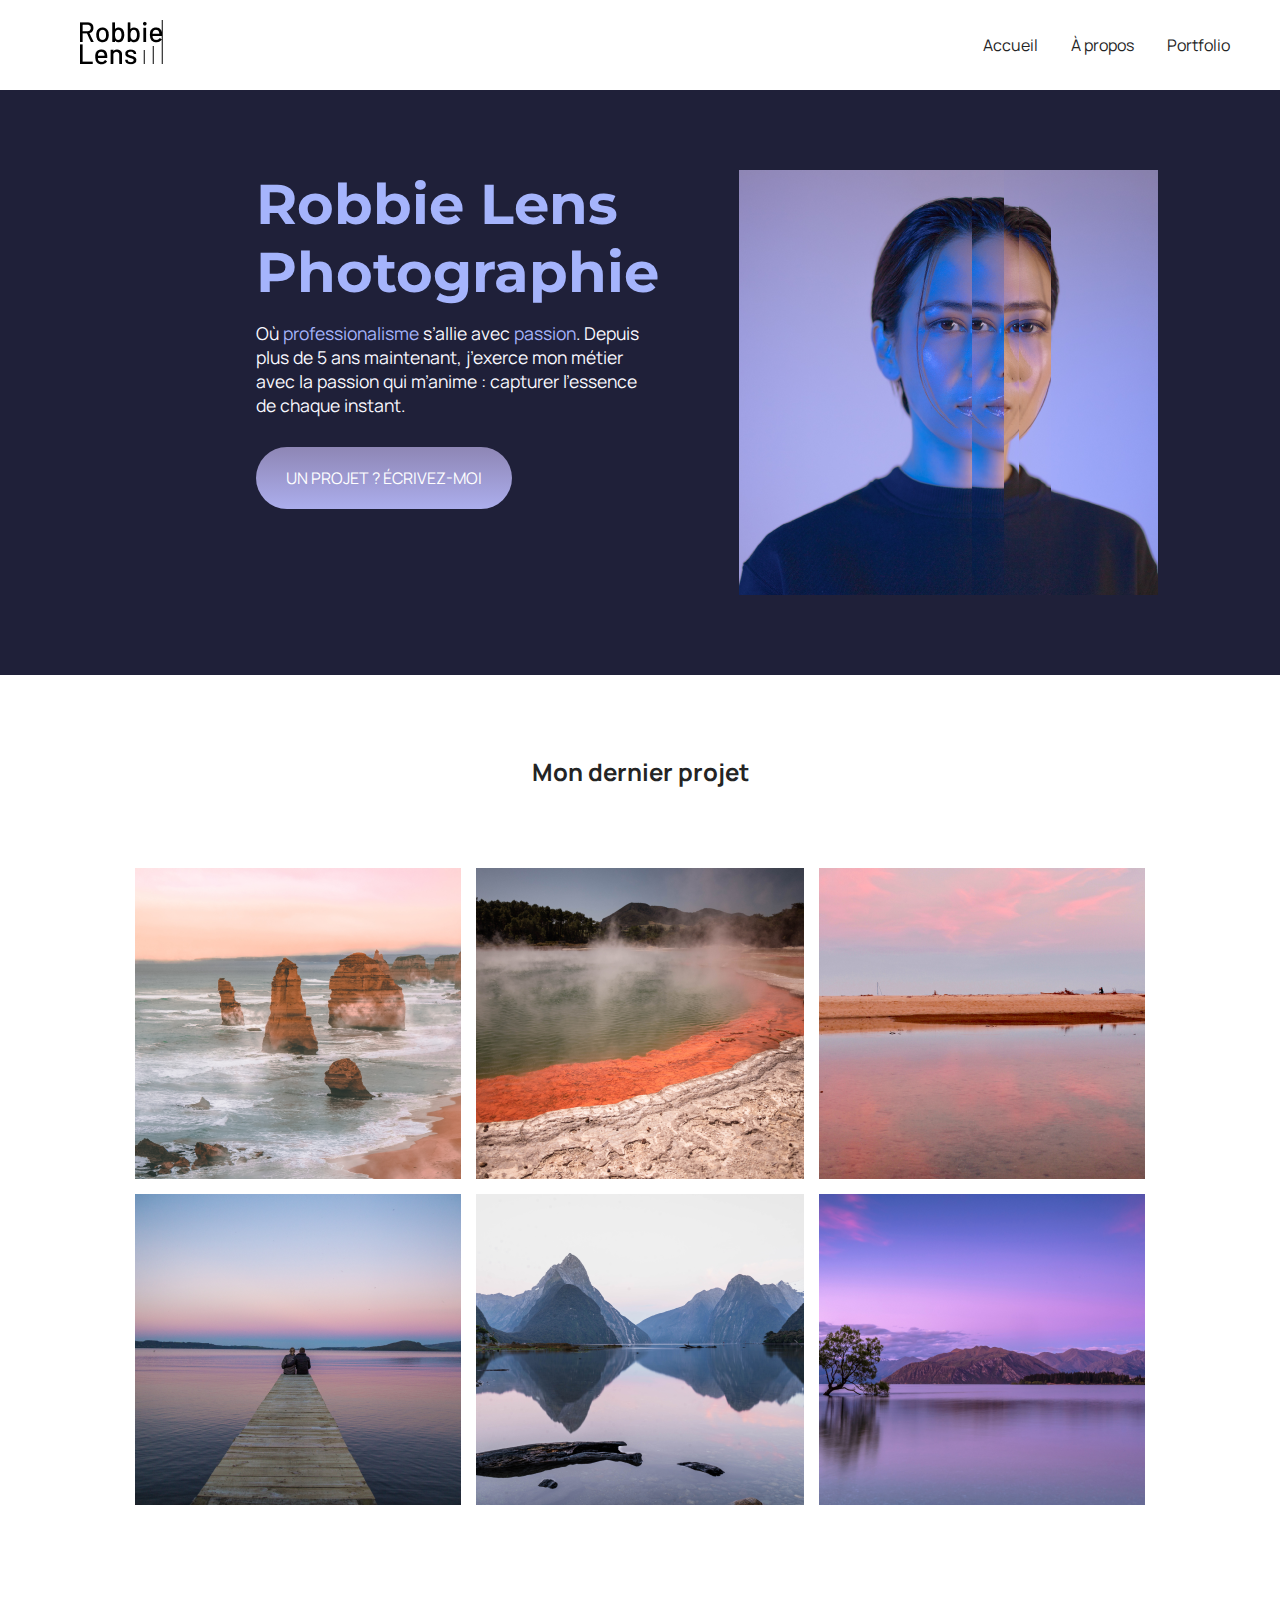
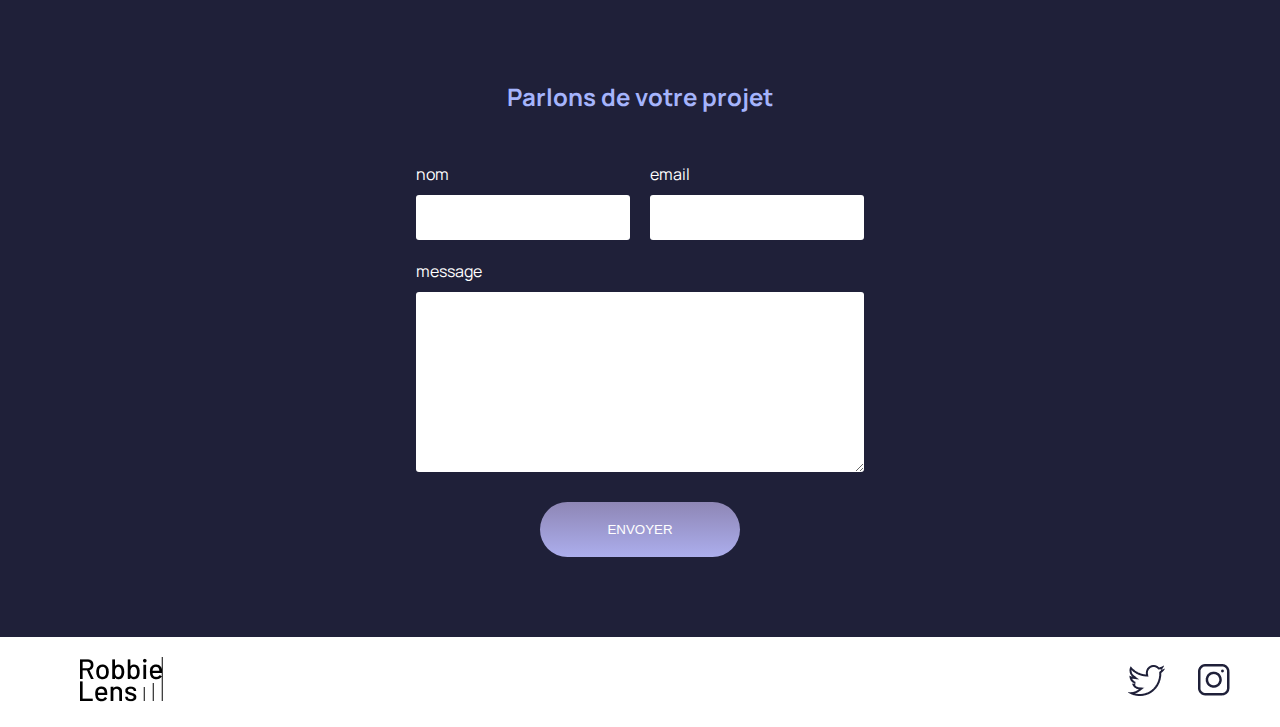
<file: index.html>
<!DOCTYPE html>
<html lang="fr">

<head>
    <meta charset="utf-8" />
    <title>Accueil - Robbie Lens Photographie</title>
    <link href="style/style.css" rel="stylesheet" />
    <link href="style/index.css" rel="stylesheet" />
    <link rel="preconnect" href="https://fonts.googleapis.com">
    <link rel="preconnect" href="https://fonts.gstatic.com" crossorigin>
    <link href="https://fonts.googleapis.com/css2?family=Manrope&family=Montserrat&display=swap" rel="stylesheet">
</head>

<body>
    <header>
        <nav>
            <a href="index.html" class="lien-icone">
                <img src="images/logo.png" alt="Logo Robbie Lens" />
            </a>
            <div>
                <a href="index.html">Accueil</a>
                <a href="a-propos.html">À propos</a>
                <a href="portfolio.html">Portfolio</a>
            </div>
        </nav>
    </header>
    <main>
        <section class="accueil-introduction">
            <div>
                <h1>Robbie Lens Photographie</h1>
                <p>
                    Où <em>professionalisme</em> s’allie avec <em>passion</em>. Depuis
                    plus de 5 ans maintenant, j’exerce mon métier avec la passion
                    qui m’anime : capturer l’essence de chaque instant.
                </p>
                <a href="#contact" class="cta">UN PROJET ? ÉCRIVEZ-MOI</a>
            </div>
            <img src="images/robbie-lens.png" alt="Portrait avec effet de la photographe Robbie Lens" />
        </section>
        <section class="accueil-photos">
            <h2>Mon dernier projet</h2>
            <div>
                <img src="images/accueil/element-1.png" alt="Twelve apostles - Australie" />
                <img src="images/accueil/element-2.png" alt="Wai-O-Tapu - Nouvelle-Zélande" />
                <img src="images/accueil/element-3.png" alt="Parc National d’Abel Tasman - Nouvelle-Zélande" />
            </div>
            <div>
                <img src="images/accueil/element-4.png" alt="Lac Rotorua - Nouvelle-Zélande" />
                <img src="images/accueil/element-5.png" alt="Milford Sound - Nouvelle-Zélande" />
                <img src="images/accueil/element-6.png" alt="Lac Wanaka - Nouvelle-Zélande" />
            </div>
        </section>
        <section id="contact" class="section-contact">
            <h2>Parlons de votre projet</h2>
            <form method="get" action="">
                <div class="form-nom-email">
                    <div class="form-column">
                        <label for="nom">nom</label>
                        <input type="text" name="nom" id="nom" />
                    </div>
                    <div class="form-column">
                        <label for="email">email</label>
                        <input type="e-mail" name="email" id="email" />
                        
                    </div>
                </div>
                <label for="message">message</label>
                <textarea name="message" id="message" rows="10"></textarea>
                <input type="submit" value="ENVOYER" class="cta" />
            </form>
            
        </section>
    </main>
    <footer>
        <a href="index.html" class="lien-icone">
            <img src="images/logo.png" alt="Logo Robbie Lens" />
        </a>
        <div>
            <a target="_blank" href="https://twitter.com/" class="lien-icone">
                <img src="images/twitter.png" alt="Logo Twitter" />
            </a>
            <a target="_blank" href="https://www.instagram.com/" class="lien-icone">
                <img src="images/instagram.png" alt="Logo Instagram" />
            </a>
        </div>
    </footer>
</body>

</html>
</file>
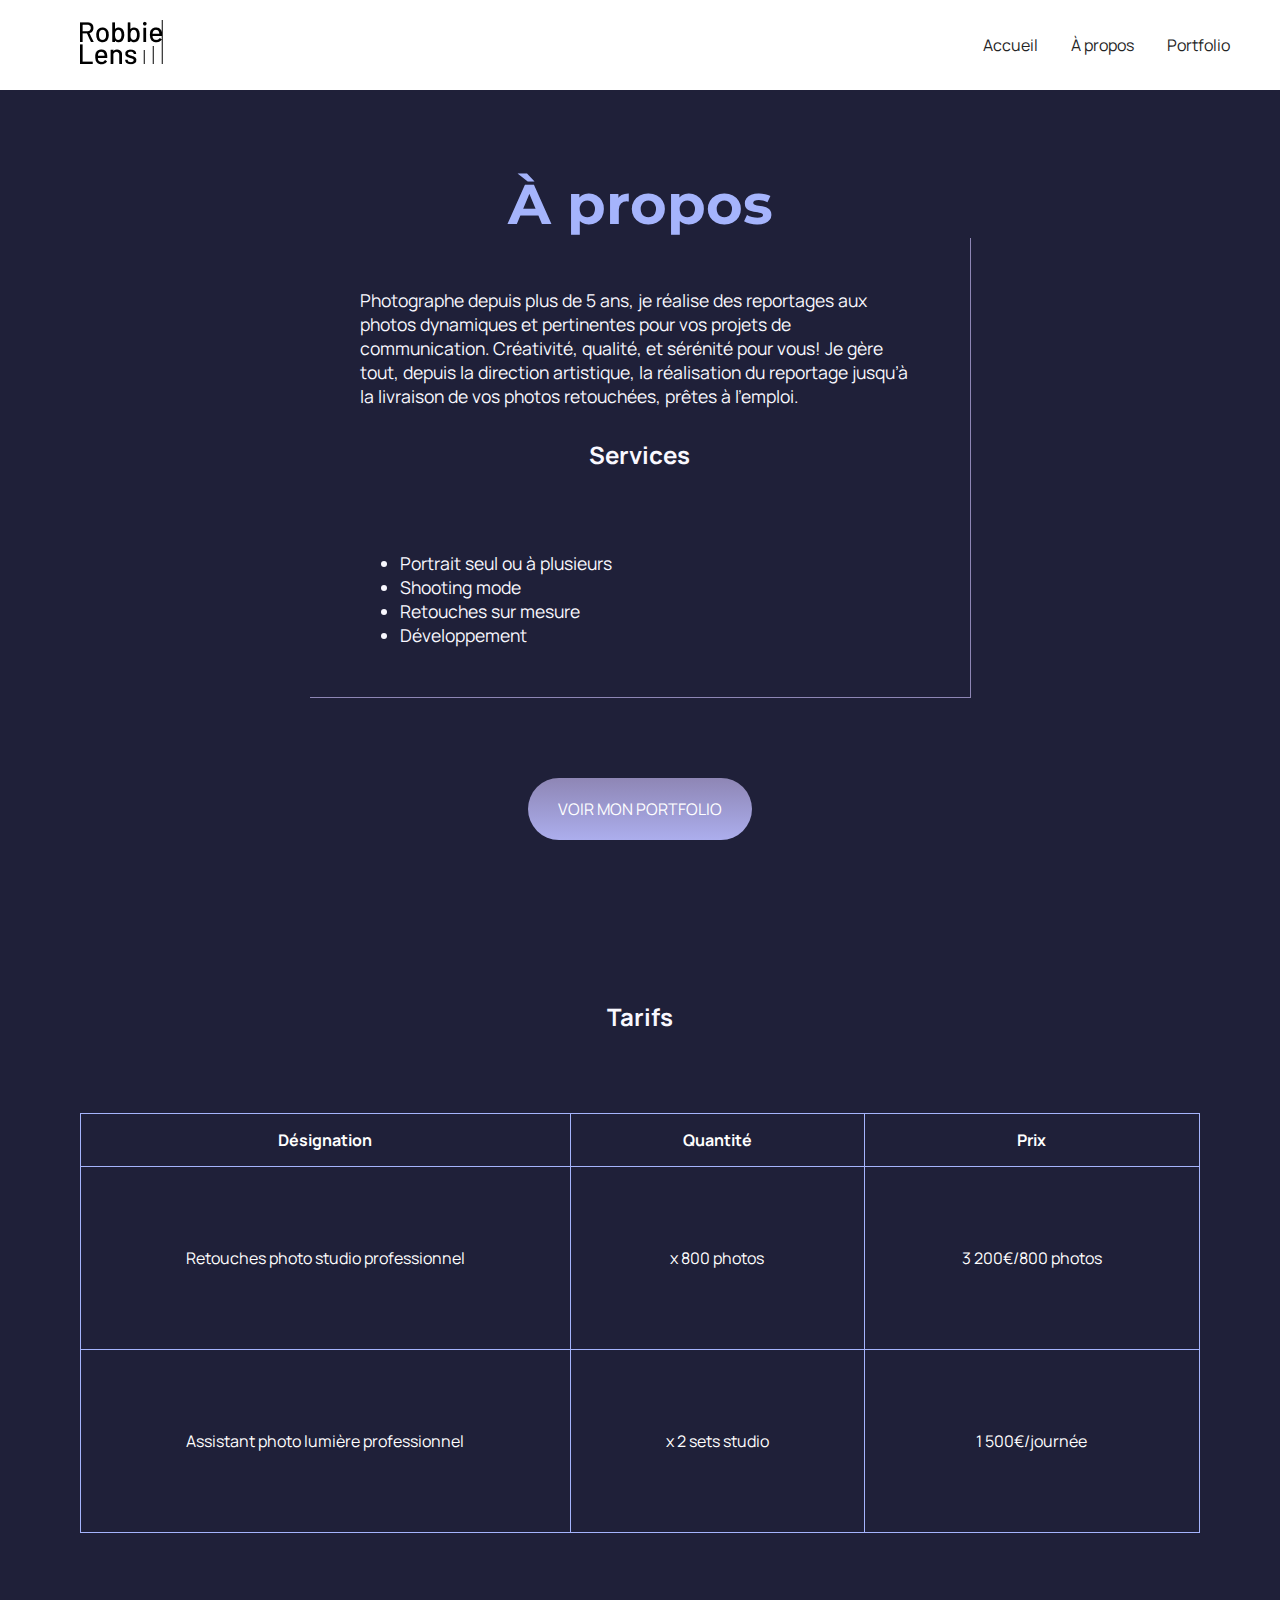
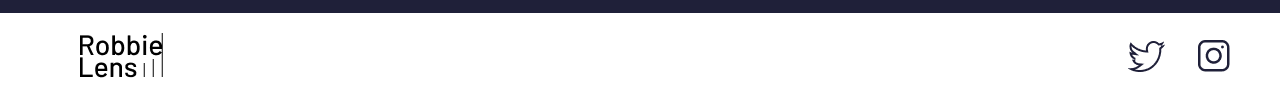
<file: a-propos.html>
<!DOCTYPE html>
<html>

<head>
    <meta charset="utf-8" />
    <title>À propos - Robbie Lens Photographie</title>
    <link href="style/style.css" rel="stylesheet" />
    <link href="style/a-propos.css" rel="stylesheet" />
    <link rel="preconnect" href="https://fonts.googleapis.com">
    <link rel="preconnect" href="https://fonts.gstatic.com" crossorigin>
    <link href="https://fonts.googleapis.com/css2?family=Manrope&family=Montserrat&display=swap" rel="stylesheet">
</head>

<body>
    <header>
        <nav>
            <a href="index.html" class="lien-icone">
                <img src="images/logo.png" alt="Logo Robbie Lens" />
            </a>
            <div>
                <a href="index.html">Accueil</a>
                <a href="a-propos.html">À propos</a>
                <a href="portfolio.html">Portfolio</a>
            </div>
        </nav>
    </header>
    <main class="a-propos-main">
        <section>
            <h1>À propos</h1>
            <div class="carre-contenu">
                <p>
                    Photographe depuis plus de 5 ans, je réalise des reportages aux photos dynamiques et pertinentes
                    pour
                    vos
                    projets de communication. Créativité, qualité, et sérénité pour vous! Je gère tout, depuis la
                    direction
                    artistique, la réalisation du reportage jusqu’à la livraison de vos photos retouchées, prêtes à
                    l’emploi.
                </p>
                <h2>Services</h2>
                <ul>
                    <li>Portrait seul ou à plusieurs</li>
                    <li>Shooting mode</li>
                    <li>Retouches sur mesure</li>
                    <li>Développement</li>
                </ul>
            </div>
            <div>
                <a href="portfolio.html" class="cta">VOIR MON PORTFOLIO</a>
            </div>
        </section>
        <section class="section-tarifs">
            <h2>Tarifs</h2>
            <table>
                <thead>
                    <tr>
                        <th>Désignation</th>
                        <th>Quantité</th>
                        <th>Prix</th>
                    </tr>
                </thead>
                <tbody>
                    <tr>
                        <td>Retouches photo
                            studio professionnel</td>
                        <td>x 800 photos</td>
                        <td>3 200€/800 photos</td>
                    </tr>
                    <tr>
                        <td>Assistant photo
                            lumière professionnel</td>
                        <td>x 2 sets studio</td>
                        <td>1 500€/journée</td>
                    </tr>
                </tbody>
            </table>
            </h2>

        </section>
    </main>
    <footer>
        <a href="index.html" class="lien-icone">
            <img src="images/logo.png" alt="Logo Robbie Lens" />
        </a>
        <div>
            <a target="_blank" href="https://twitter.com/" class="lien-icone">
                <img src="images/twitter.png" alt="Logo Twitter" />
            </a>
            <a target="_blank" href="https://www.instagram.com/" class="lien-icone">
                <img src="images/instagram.png" alt="Logo Instagram" />
            </a>
        </div>
    </footer>
</body>

</html>
</file>
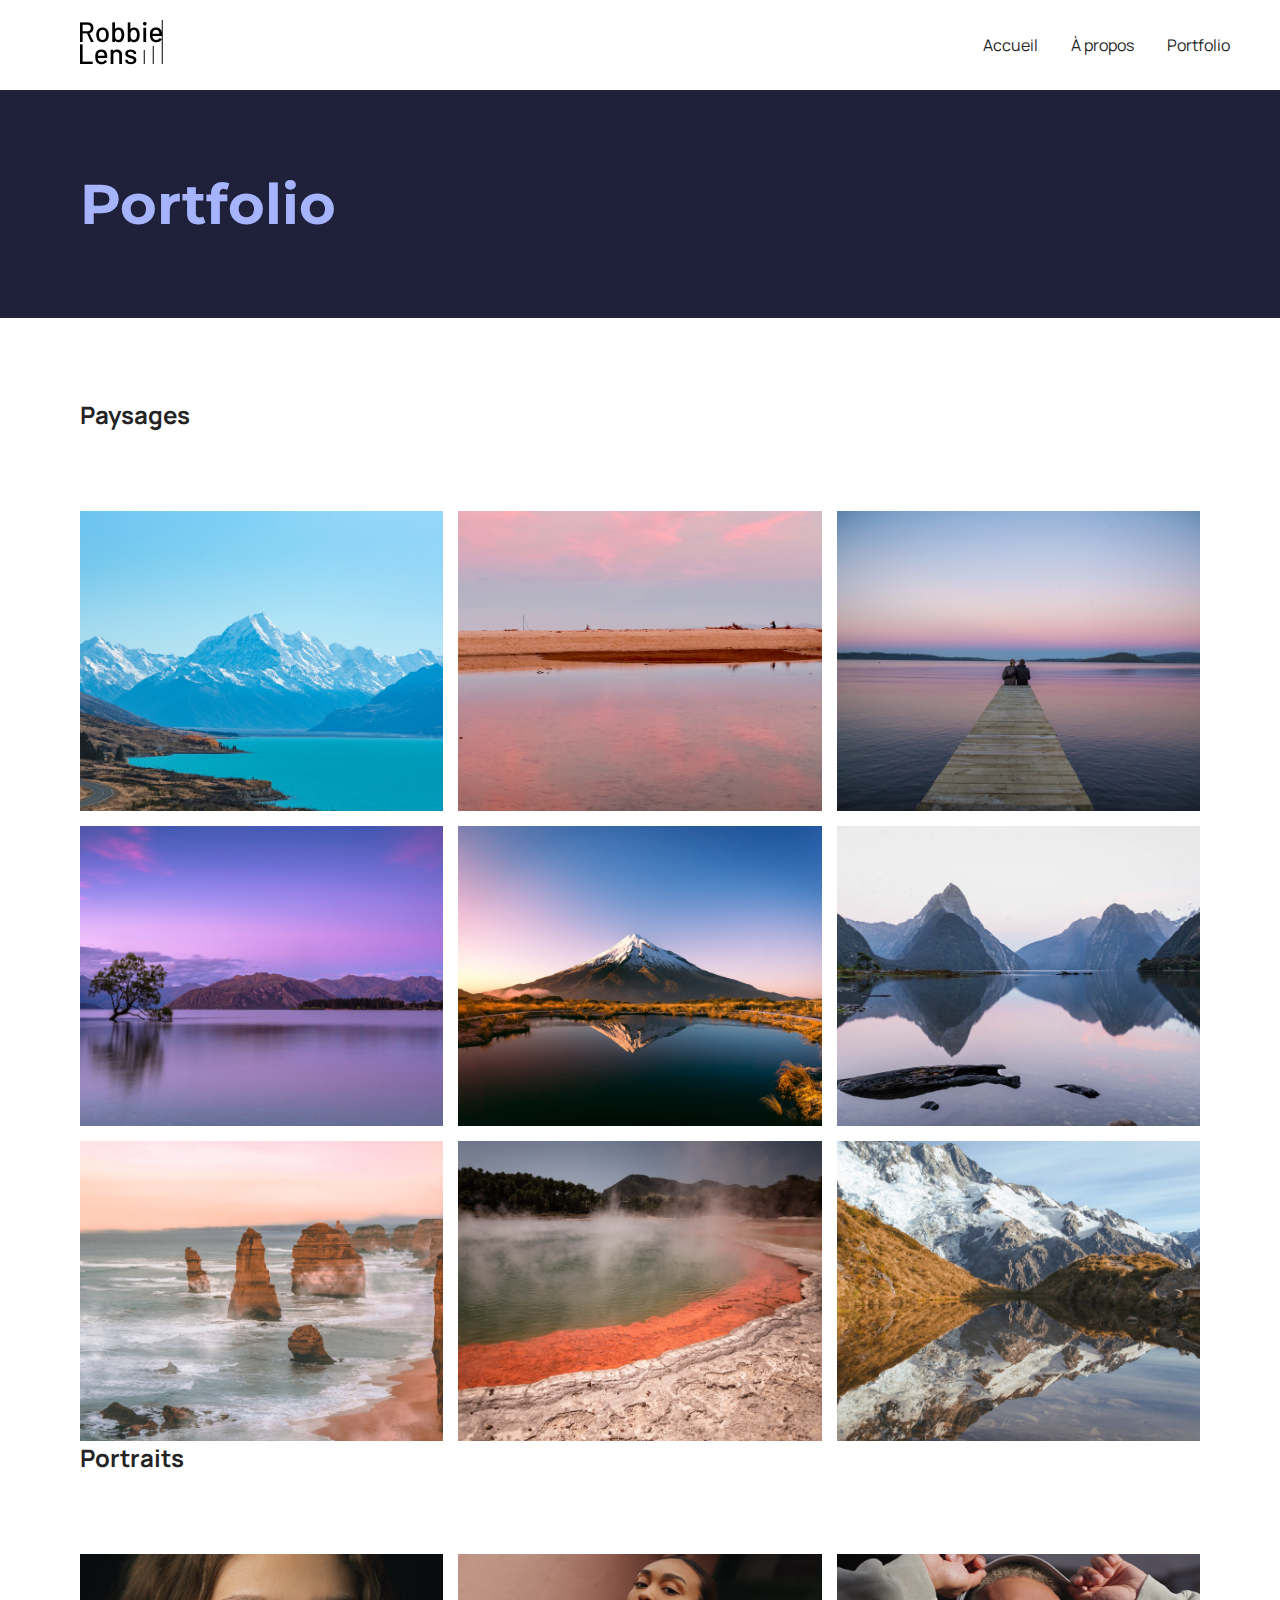
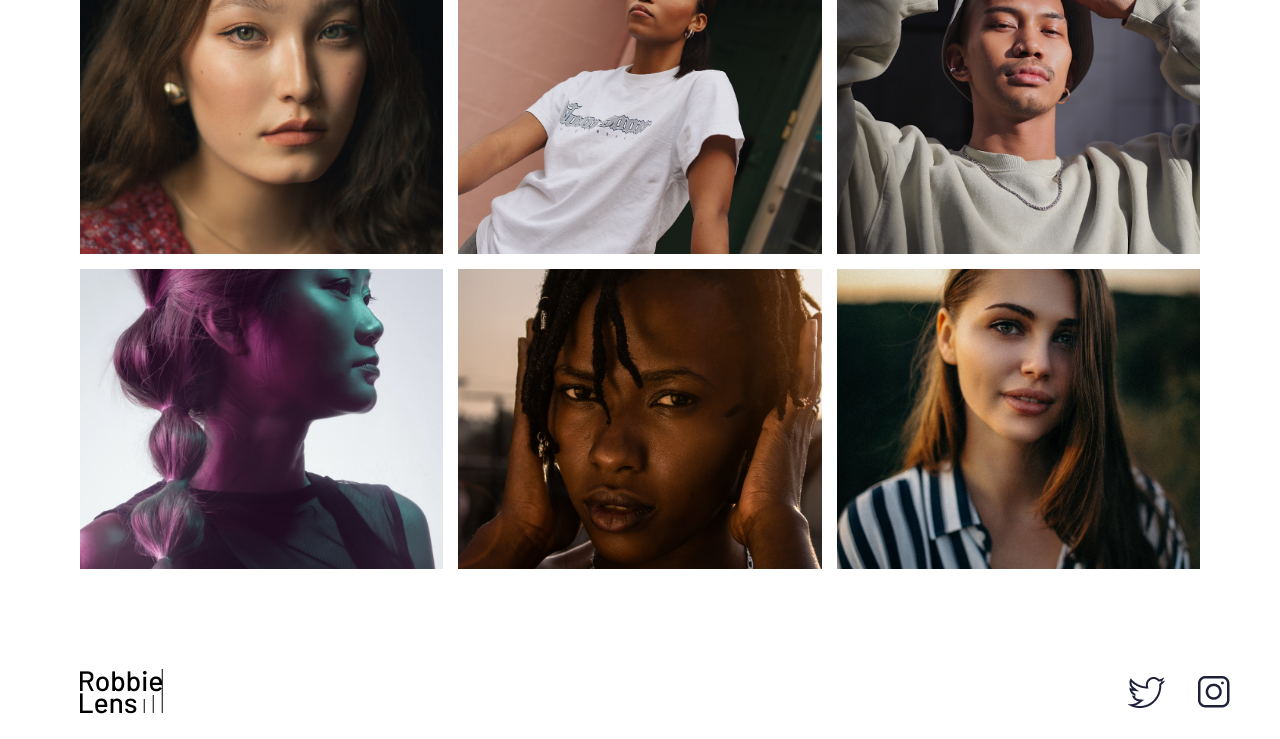
<file: portfolio.html>
<!DOCTYPE html>
<html>

<head>
    <meta charset="utf-8" />
    <title>Portfolio - Robbie Lens Photographie</title>
    <link href="style/style.css" rel="stylesheet" />
    <link href="style/portfolio.css" rel="stylesheet" />
    <link rel="preconnect" href="https://fonts.googleapis.com">
    <link rel="preconnect" href="https://fonts.gstatic.com" crossorigin>
    <link href="https://fonts.googleapis.com/css2?family=Manrope&family=Montserrat&display=swap" rel="stylesheet">
</head>

<body>
    <header>
        <nav>
            <a href="index.html" class="lien-icone">
                <img src="images/logo.png" alt="Logo Robbie Lens" />
            </a>
            <div>
                <a href="index.html">Accueil</a>
                <a href="a-propos.html">À propos</a>
                <a href="portfolio.html">Portfolio</a>
            </div>
        </nav>
    </header>
    <main>
        <section>
            <h1>Portfolio</h1>
        </section>
        <section class="portfolio-section-photos">
            <h2>Paysages</h2>
            <div class="grid-paysages">
                <a href="images/portfolio/paysage1.jpg" class="lien-conteneur-photo">
                    <img src="images/portfolio/paysage1.jpg" alt="Mont Aoraki - Nouvelle-Zélande" />
                    <div class="photo-hover">Voir la photo</div>
                </a>
                <a href="images/portfolio/paysage2.jpg" class="lien-conteneur-photo">
                    <img src="images/portfolio/paysage2.jpg" alt="Parc National d’Abel Tasman - Nouvelle-Zélande" />
                    <div class="photo-hover">Voir la photo</div>
                </a>
                <a href="images/portfolio/paysage3.jpg" class="lien-conteneur-photo">
                    <img src="images/portfolio/paysage3.jpg" alt="Lac Rotorua - Nouvelle-Zélande" />
                    <div class="photo-hover">Voir la photo</div>
                </a>
                <a href="images/portfolio/paysage4.jpg" class="lien-conteneur-photo">
                    <img src="images/portfolio/paysage4.jpg" alt="Lac Wanaka - Nouvelle-Zélande" />
                    <div class="photo-hover">Voir la photo</div>
                </a>
                <a href="images/portfolio/paysage5.jpg" class="lien-conteneur-photo">
                    <img src="images/portfolio/paysage5.jpg" alt="Mont Taranaki - Nouvelle-Zélande" />
                    <div class="photo-hover">Voir la photo</div>
                </a>
                <a href="images/portfolio/paysage6.jpg" class="lien-conteneur-photo">
                    <img src="images/portfolio/paysage6.jpg" alt="Milford Sound - Nouvelle-Zélande" />
                    <div class="photo-hover">Voir la photo</div>
                </a>
                <a href="images/portfolio/paysage7.jpg" class="lien-conteneur-photo">
                    <img src="images/portfolio/paysage7.jpg" alt="Twelve Apostle - Australie" />
                    <div class="photo-hover">Voir la photo</div>
                </a>
                <a href="images/portfolio/paysage8.jpg" class="lien-conteneur-photo">
                    <img src="images/portfolio/paysage8.jpg" alt="Wai-O-Tapu - Nouvelle-Zélande" />
                    <div class="photo-hover">Voir la photo</div>
                </a>
                <a href="images/portfolio/paysage9.jpg" class="lien-conteneur-photo">
                    <img src="images/portfolio/paysage9.jpg" alt="Mont Cook - Nouvelle Zélande" />
                    <div class="photo-hover">Voir la photo</div>
                </a>
            </div>
            <h2>Portraits</h2>
            <div class="grid-portraits">
                <a href="images/portfolio/portrait1.jpg" class="lien-conteneur-photo">
                    <img src="images/portfolio/portrait1.jpg" alt="Portrait jeune femme 1" />
                    <div class="photo-hover">Voir la photo</div>
                </a>
                <a href="images/portfolio/portrait2.jpg" class="lien-conteneur-photo">
                    <img src="images/portfolio/portrait2.jpg" alt="Portrait jeune femme 2" />
                    <div class="photo-hover">Voir la photo</div>
                </a>
                <a href="images/portfolio/portrait3.jpg" class="lien-conteneur-photo">
                    <img src="images/portfolio/portrait3.jpg" alt="Portrait jeune homme 3" />
                    <div class="photo-hover">Voir la photo</div>
                </a>
                <a href="images/portfolio/portrait4.jpg" class="lien-conteneur-photo">
                    <img src="images/portfolio/portrait4.jpg" alt="Portrait jeune femme 4" />
                    <div class="photo-hover">Voir la photo</div>
                </a>
                <a href="images/portfolio/portrait5.jpg" class="lien-conteneur-photo">
                    <img src="images/portfolio/portrait5.jpg" alt="Portrait jeune femme 5" />
                    <div class="photo-hover">Voir la photo</div>
                </a>
                <a href="images/portfolio/portrait6.jpg" class="lien-conteneur-photo">
                    <img src="images/portfolio/portrait6.jpg" alt="Portrait jeune femme 6" />
                    <div class="photo-hover">Voir la photo</div>
                </a>

            </div>
        </section>
    </main>
    <footer>
        <a href="index.html" class="lien-icone">
            <img src="images/logo.png" alt="Logo Robbie Lens" />
        </a>
        <div>
            <a target="_blank" href="https://twitter.com/" class="lien-icone">
                <img src="images/twitter.png" alt="Logo Twitter" />
            </a>
            <a target="_blank" href="https://www.instagram.com/" class="lien-icone">
                <img src="images/instagram.png" alt="Logo Instagram" />
            </a>
        </div>
    </footer>
</body>

</html>
</file>
<file: style/style.css>
* {
  margin: 0;
}

body {
  font-family: 'Manrope', sans-serif;
  font-size: 1em;
  background-color: #1f2039;
}

a {
  color: #242424;
  text-decoration: none;
}

em {
  color: #a5b4fc;
  font-style: normal;
}

h1 {
  font-size: 3.5em;
  color: #a5b4fc;
  font-family: 'Montserrat', sans-serif;
}

h2 {
  color: #f9f8ff;
}

p,
li {
  font-size: 1.1em;
  color: #f9f8ff;
}

header,
footer {
  background-color: white;
  padding: 20px 50px;
}

.cta {
  display: inline-block;
  background: linear-gradient(#8e86b5, #acaeed);
  color: white;
  border-radius: 50px;
  padding: 20px 30px;
}

a:hover {
  text-decoration: underline;
}

.cta:hover {
  background: linear-gradient(#696484, #8788ba);
  text-decoration: none;
}

.lien-icone {
  margin-left: 30px;
}

.lien-icone:hover {
  opacity: 0.5;
}

section {
  padding: 80px;
}

footer,
nav {
  display: flex;
  flex-direction: row;
  align-items: center;
  justify-content: space-between;
}

nav a {
  margin-left: 30px;
}
</file>
<file: style/index.css>
.accueil-photos {
  background-color: white;
  padding: 80px;
}

.accueil-photos h2 {
  color: #242424;
  text-align: center;
  margin-bottom: 80px;
}

.accueil-photos div {
  display: flex;
  flex-direction: row;
  gap: 15px;
  justify-content: center;
  margin-bottom: 15px;
}

.accueil-introduction {
  display: flex;
  flex-direction: row;
  width: 60%;
  align-items: flex-start;
  margin: auto;
}

.accueil-introduction h1 {
  margin-bottom: 15px;
}

.accueil-introduction p {
  margin-bottom: 30px;
}

.accueil-introduction div {
  padding-right: 80px;
}

.section-contact h2 {
  color: #a5b4fc;
  text-align: center;
  margin-bottom: 50px;
}

form {
  display: flex;
  flex-direction: column;
  width: 40%;
  margin: auto;
  color: white;
}

.form-nom-email {
  display: flex;
  flex-direction: row;
  gap: 20px;
}

.form-column {
  flex: 1;
  display: flex;
  flex-direction: column;
  margin-bottom: 20px;
}

input,
textarea {
  padding: 15px;
  border-radius: 3px;
  border: none;
}

label {
  margin-bottom: 10px;
}

input[type='submit'] {
  width: 200px;
  margin: auto;
  margin-top: 30px;
}
@media screen and (max-width: 1200px) {
  h1{
    font-size: 2em;
    
  }
  main,img{
    margin: auto;
    text-align: center;
  }
  .accueil-introduction,form {
    max-width: 1000px;
    display: flex;
    flex-direction: column;
    width: 60%;
    margin: auto;
  }
  .accueil-introduction img{
    padding-top: 20px;
    max-width: 70%;
  }
  .accueil-photos div{
    padding: 20px;
    display: flex;
    text-align: center;
    flex-direction: column;
  }
  .form-nom-email {
    display: flex;
    flex-direction: column;
    
    gap: 20px;
  }
  input,textarea{
    width:110%;
    margin: auto;
  }

}
</file>
<file: style/a-propos.css>
.carre-contenu {
  border-right: 1px solid #8e86b5;
  border-bottom: 1px solid #8e86b5;
  padding: 50px;
  width: 50%;
  margin: auto;
  margin-bottom: 80px;
}

.carre-contenu h2 {
  margin-top: 30px;
}

.carre-contenu ul {
  margin-top: 30px;
}

.carre-contenu + div {
  text-align: center;
}

.a-propos-main {
  margin: auto;
}

table {
  color: white;
  text-align: center;
  width: 100%;
  border-collapse: collapse;
}

td,
th {
  padding: 15px;
  border: 1px solid #a5b4fc;
}

td {
  padding: 80px;
}

h2 {
  margin-bottom: 80px;
}

h1,
h2 {
  text-align: center;
}

@media screen and (max-width: 996px) {
  .section-tarifs {
    display: none;
  }
}
</file>
<file: style/portfolio.css>
.portfolio-section-photos {
  background-color: white;
}

.portfolio-section-photos h2 {
  color: #242424;
  margin-bottom: 80px;
}

.grid-paysages {
  display: grid;
  grid-template-columns: 1fr 1fr 1fr;
  grid-template-rows: 300px 300px 300px;
  gap: 15px;
}

.grid-portraits {
  display: grid;
  grid-template-columns: 1fr 1fr 1fr;
  grid-template-rows: 300px 300px;
  gap: 15px;
}

.grid-paysages img,
.grid-portraits img {
  width: 100%;
  height: 100%;
  object-fit: cover;
}

.lien-conteneur-photo {
  position: relative;
}

.photo-hover {
  position: absolute;
  top: 0;
  left: 0;
  right: 0;
  bottom: 0;
  display: flex;
  align-items: center;
  justify-content: center;
  font-size: 1.5em;
  color: white;
  background-color: rgba(0, 0, 0, 0.7);
  display: none;
}

.lien-conteneur-photo:hover .photo-hover {
  display: flex;
}

@media screen and (max-width: 996px) {
  .grid-paysages {
    grid-template-columns: 1fr;
    gap: 15px;
  }

  .grid-portraits {
    grid-template-columns: 1fr;
    gap: 15px;
  }
}
</file>
